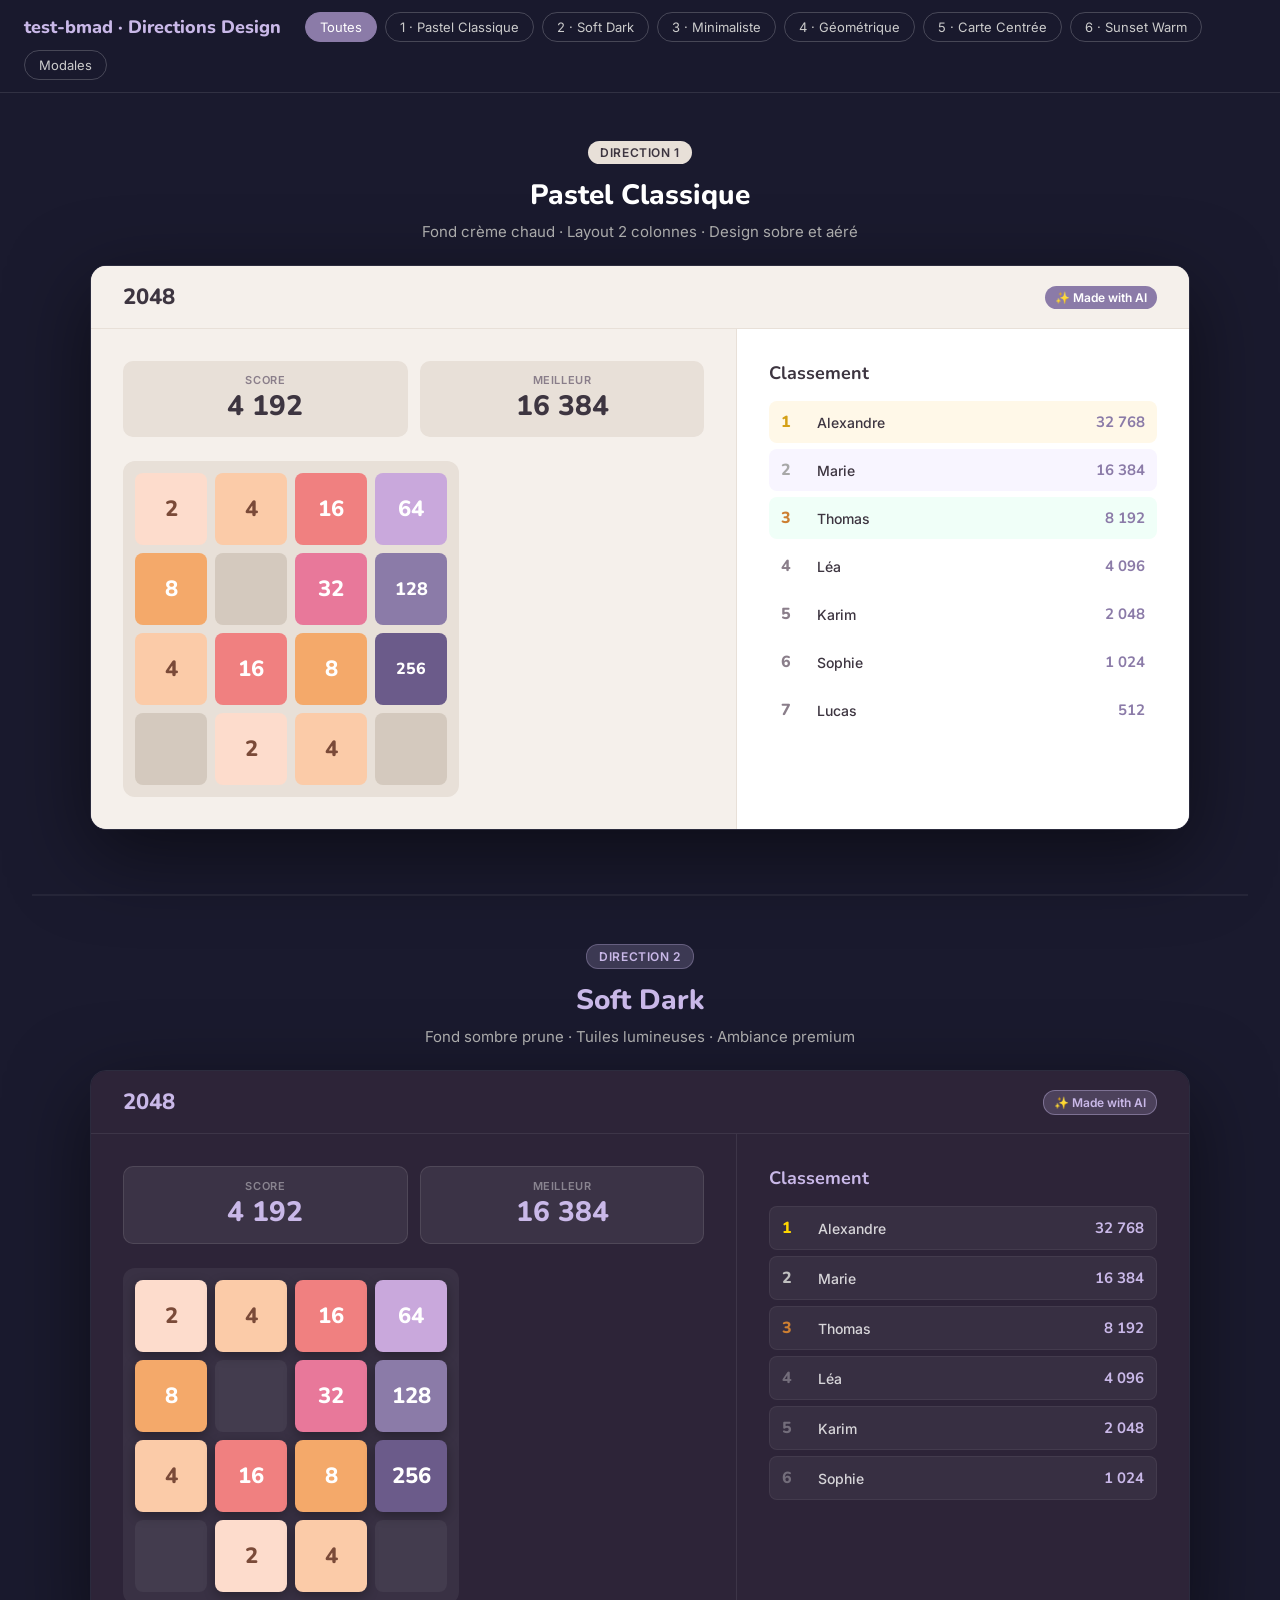
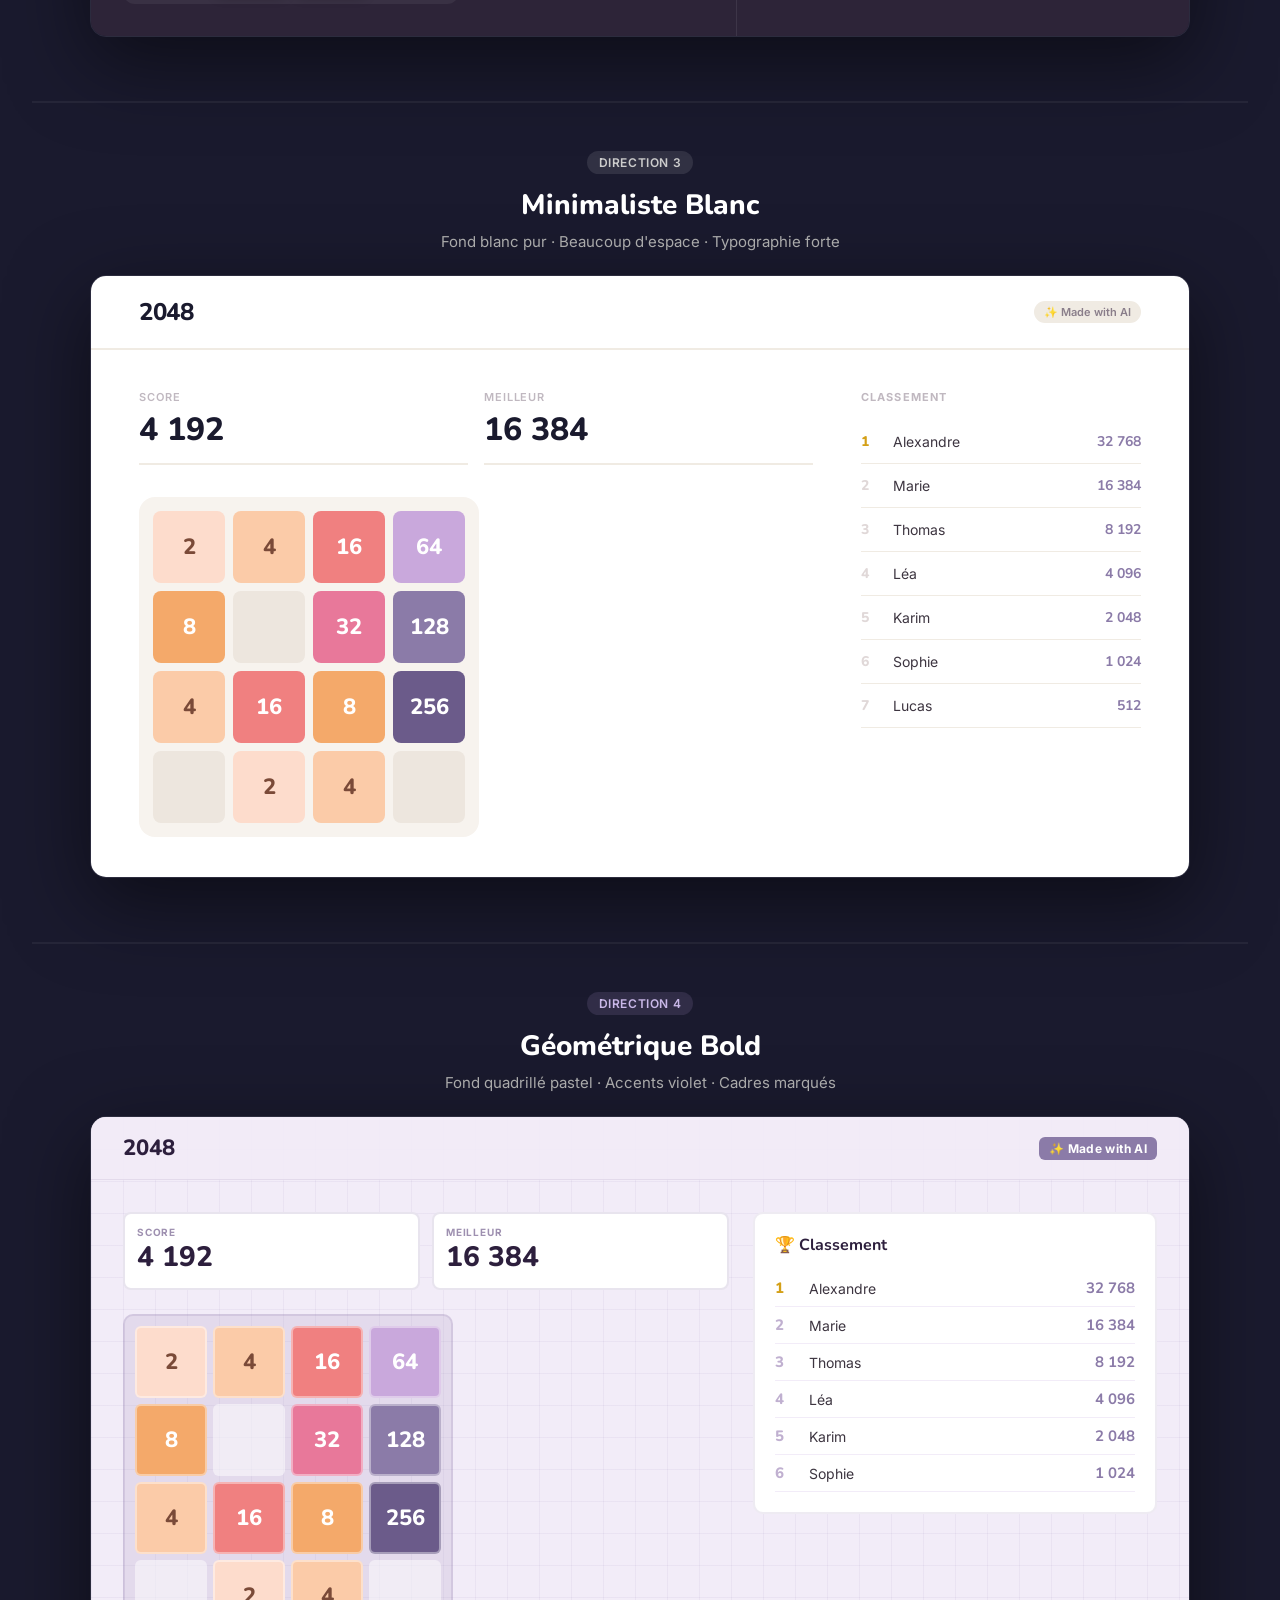
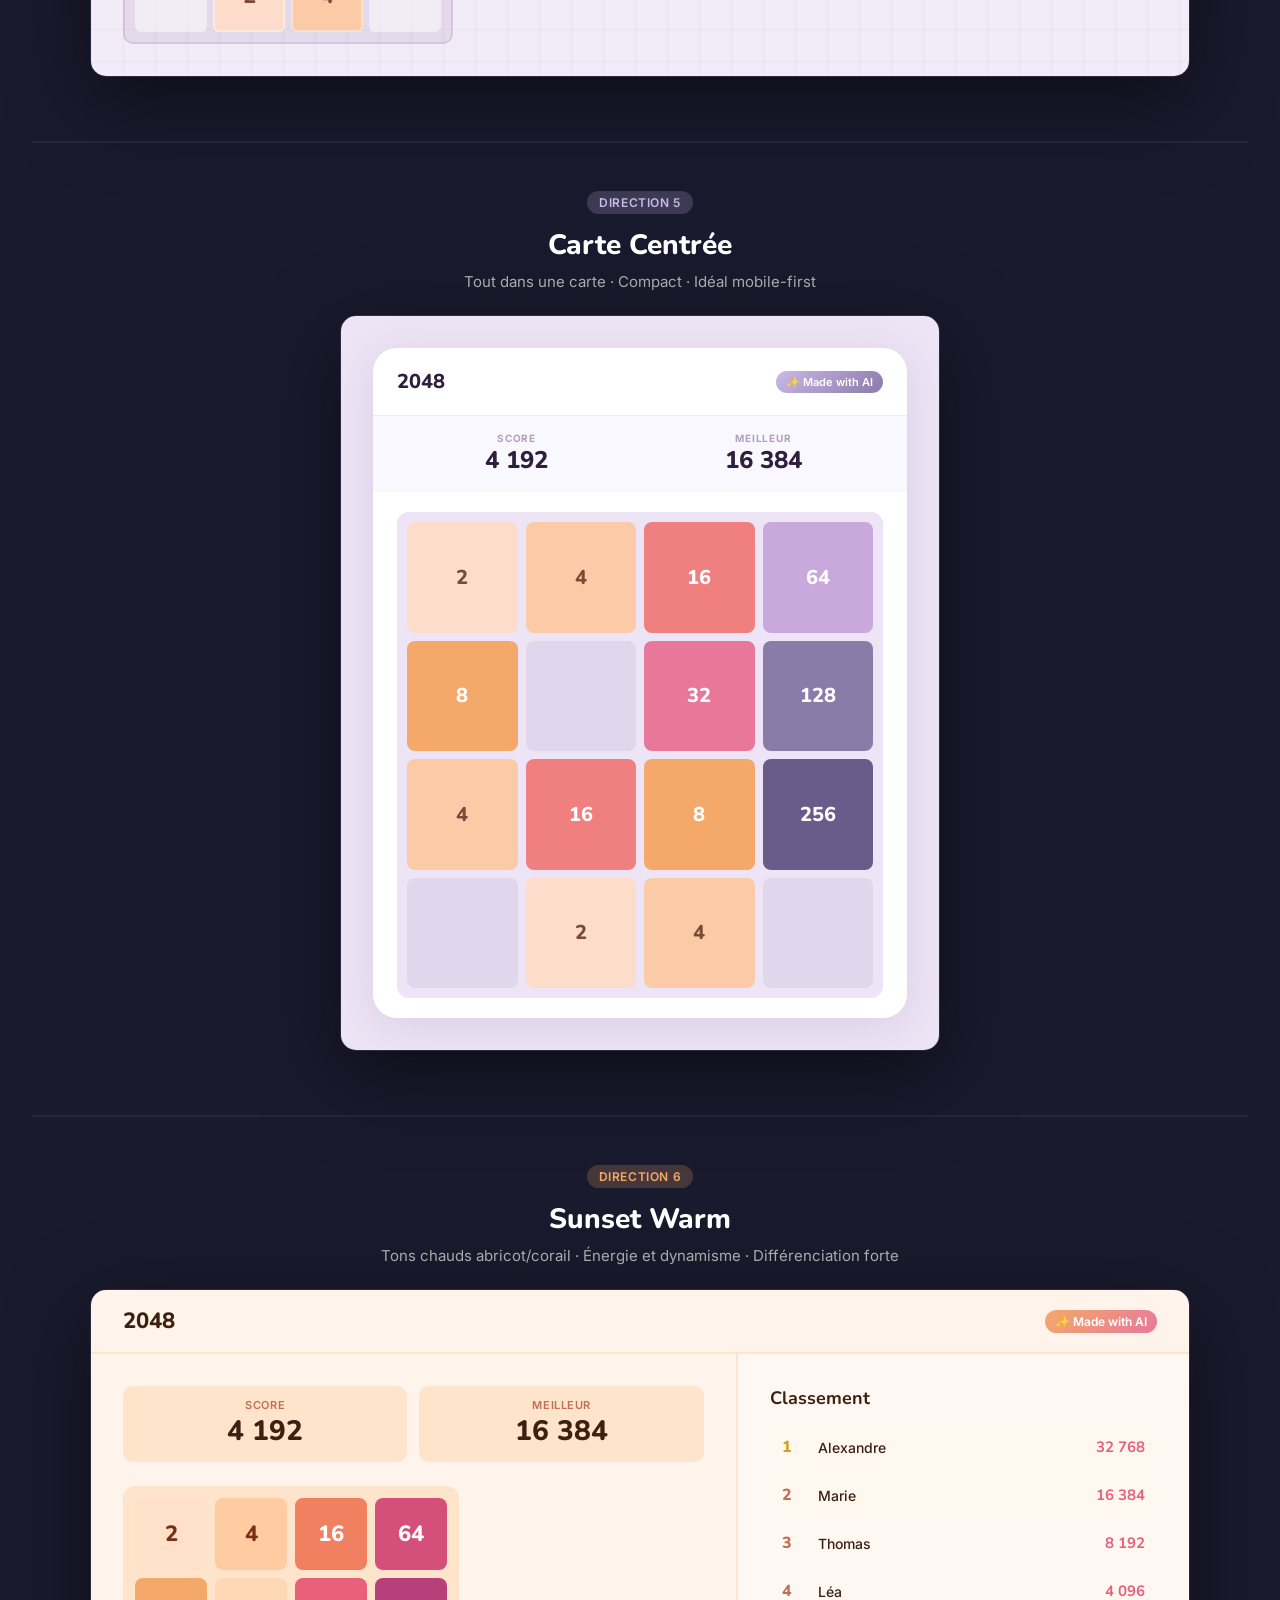
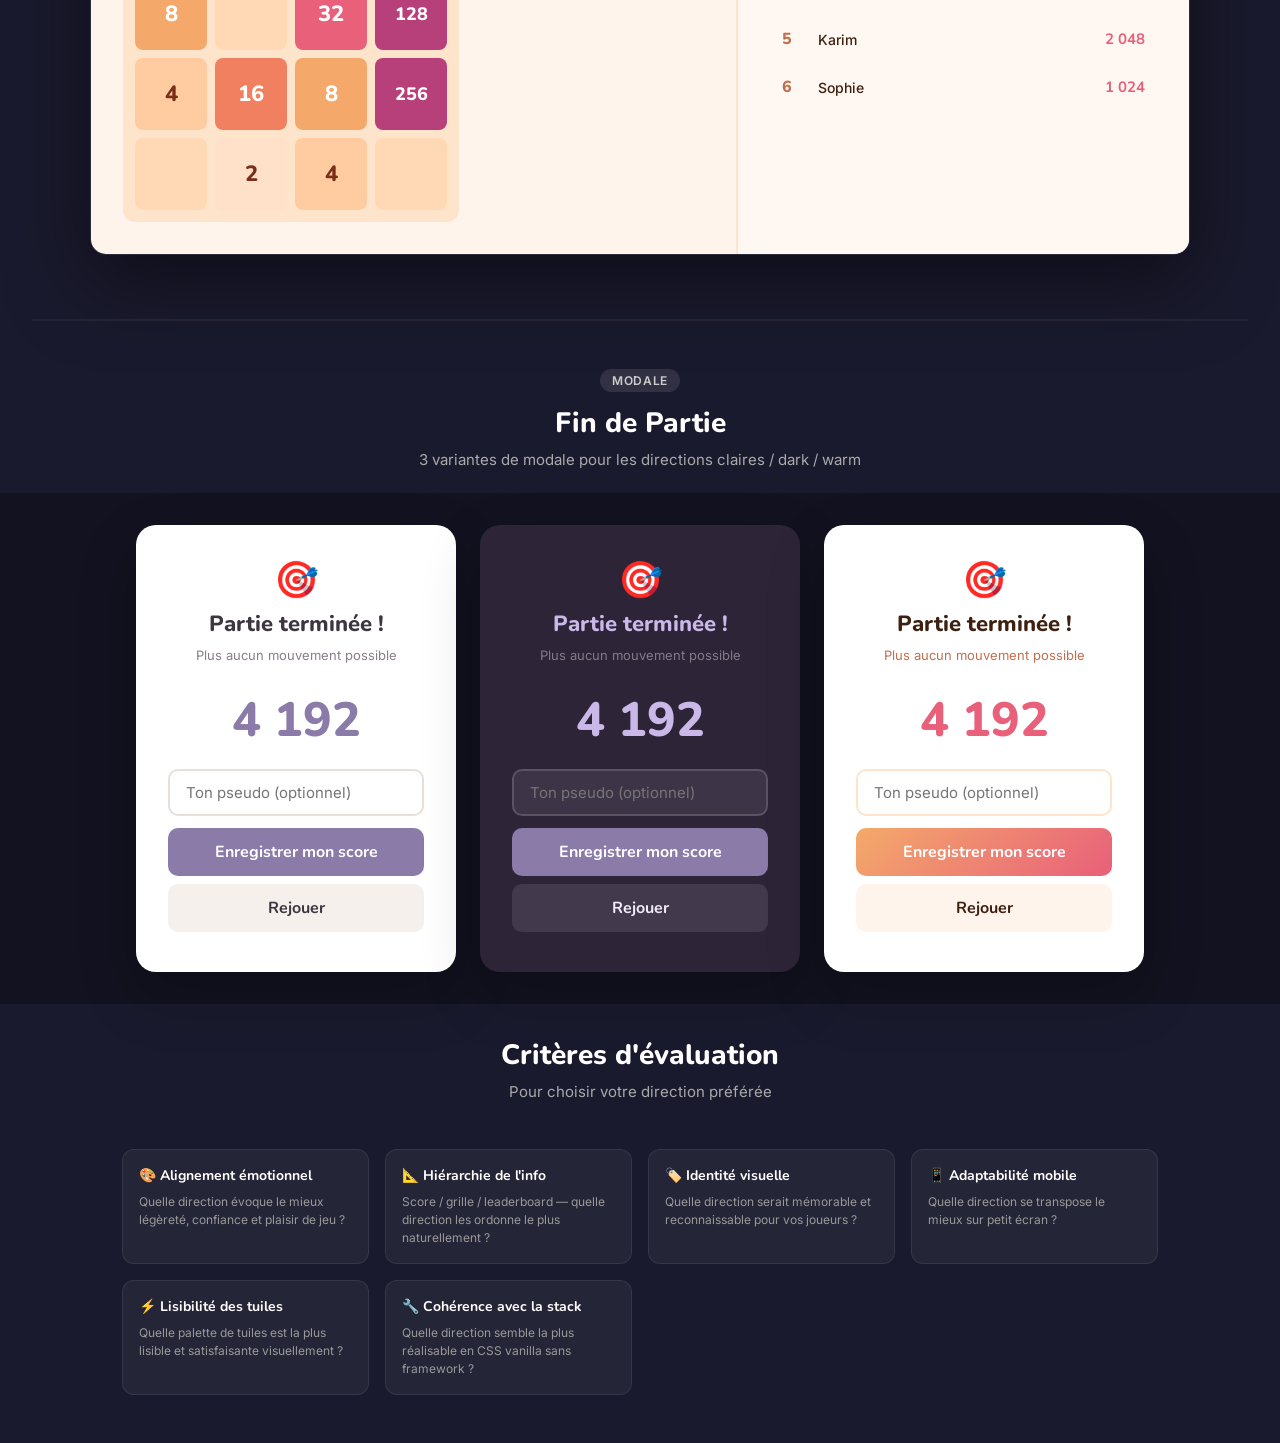
<file: _bmad-output/planning-artifacts/ux-design-directions.html>
<!DOCTYPE html>
<html lang="fr">
<head>
<meta charset="UTF-8">
<meta name="viewport" content="width=device-width, initial-scale=1.0">
<title>test-bmad — Directions de Design</title>
<link href="https://fonts.googleapis.com/css2?family=Nunito:wght@400;600;700;800&family=Inter:wght@400;500;600&display=swap" rel="stylesheet">
<style>
  * { box-sizing: border-box; margin: 0; padding: 0; }

  body {
    font-family: 'Inter', system-ui, sans-serif;
    background: #1a1a2e;
    color: #fff;
    min-height: 100vh;
  }

  /* ─── NAV ─── */
  .nav {
    position: sticky; top: 0; z-index: 100;
    background: rgba(26,26,46,0.95);
    backdrop-filter: blur(8px);
    padding: 12px 24px;
    display: flex; gap: 8px; flex-wrap: wrap; align-items: center;
    border-bottom: 1px solid rgba(255,255,255,0.1);
  }
  .nav-title { font-family: 'Nunito', sans-serif; font-weight: 800; font-size: 18px; margin-right: 16px; color: #c9b8e8; }
  .nav-btn {
    padding: 6px 14px; border-radius: 20px; border: 1px solid rgba(255,255,255,0.2);
    background: transparent; color: #ccc; cursor: pointer; font-size: 13px; font-family: inherit;
    transition: all 0.2s;
  }
  .nav-btn:hover, .nav-btn.active { background: #8B7BA8; border-color: #8B7BA8; color: #fff; }

  /* ─── SECTION HEADERS ─── */
  .section-header {
    padding: 48px 32px 24px;
    text-align: center;
  }
  .section-header h2 { font-family: 'Nunito', sans-serif; font-size: 28px; font-weight: 800; margin-bottom: 8px; }
  .section-header p { color: #aaa; font-size: 15px; }
  .direction-badge {
    display: inline-block; padding: 4px 12px; border-radius: 12px;
    font-size: 12px; font-weight: 600; margin-bottom: 12px; letter-spacing: 0.05em; text-transform: uppercase;
  }

  /* ─── MOCKUP WRAPPER ─── */
  .mockup-section { padding: 0 32px 64px; }
  .mockup-frame {
    max-width: 1100px; margin: 0 auto;
    border-radius: 16px; overflow: hidden;
    box-shadow: 0 24px 80px rgba(0,0,0,0.5);
    border: 1px solid rgba(255,255,255,0.08);
  }

  /* ═══════════════════════════════════════════
     DIRECTION 1 — "Pastel Classique"
     Layout 2 colonnes, sobre et aéré
  ═══════════════════════════════════════════ */
  .d1 { background: #F5F0EB; color: #3D3540; }
  .d1-header {
    background: #F5F0EB;
    padding: 16px 32px;
    display: flex; align-items: center; justify-content: space-between;
    border-bottom: 1px solid #E8E0D8;
  }
  .d1-logo { font-family: 'Nunito', sans-serif; font-weight: 800; font-size: 22px; color: #3D3540; }
  .d1-badge {
    font-size: 12px; background: #8B7BA8; color: #fff;
    padding: 4px 10px; border-radius: 12px; font-weight: 600;
  }
  .d1-body { display: flex; }
  .d1-game { flex: 3; padding: 32px; background: #F5F0EB; }
  .d1-sidebar { flex: 2; padding: 32px; background: #fff; border-left: 1px solid #E8E0D8; }

  .d1-score-row { display: flex; gap: 12px; margin-bottom: 24px; }
  .d1-score-box {
    flex: 1; background: #E8E0D8; border-radius: 10px;
    padding: 12px; text-align: center;
  }
  .d1-score-label { font-size: 11px; color: #8A7E8A; font-weight: 600; text-transform: uppercase; letter-spacing: 0.05em; }
  .d1-score-val { font-family: 'Nunito', sans-serif; font-size: 28px; font-weight: 800; color: #3D3540; }

  .d1-grid-wrap { background: #E8E0D8; border-radius: 12px; padding: 12px; display: inline-block; }
  .d1-grid { display: grid; grid-template-columns: repeat(4,72px); grid-template-rows: repeat(4,72px); gap: 8px; }
  .d1-cell {
    width: 72px; height: 72px; border-radius: 8px;
    display: flex; align-items: center; justify-content: center;
    font-family: 'Nunito', sans-serif; font-weight: 800; font-size: 22px;
  }
  .c-empty { background: #D4C9BE; }
  .c-2   { background: #FDDCCC; color: #7a4a38; }
  .c-4   { background: #FBCBA8; color: #7a4a38; }
  .c-8   { background: #F4A96A; color: #fff; }
  .c-16  { background: #F08080; color: #fff; }
  .c-32  { background: #E8789A; color: #fff; }
  .c-64  { background: #C9A8DC; color: #fff; }
  .c-128 { background: #8B7BA8; color: #fff; font-size: 18px; }
  .c-256 { background: #6B5B8A; color: #fff; font-size: 16px; }

  .d1-sidebar h3 { font-family: 'Nunito', sans-serif; font-size: 18px; font-weight: 700; margin-bottom: 16px; color: #3D3540; }
  .d1-leaderboard { list-style: none; }
  .d1-lb-row {
    display: flex; align-items: center; gap: 12px;
    padding: 10px 12px; border-radius: 8px; margin-bottom: 6px;
  }
  .d1-lb-row:nth-child(1) { background: #FFF8E8; }
  .d1-lb-row:nth-child(2) { background: #F8F5FF; }
  .d1-lb-row:nth-child(3) { background: #F0FFF8; }
  .d1-lb-row:hover { background: #F5F0EB; }
  .d1-rank { font-family: 'Nunito', sans-serif; font-weight: 800; font-size: 16px; width: 24px; color: #8A7E8A; }
  .d1-rank.gold { color: #D4A017; }
  .d1-rank.silver { color: #A8A8A8; }
  .d1-rank.bronze { color: #CD7F32; }
  .d1-name { flex: 1; font-size: 14px; font-weight: 500; color: #3D3540; }
  .d1-pts { font-family: 'Nunito', sans-serif; font-weight: 700; font-size: 15px; color: #8B7BA8; }

  /* ═══════════════════════════════════════════
     DIRECTION 2 — "Soft Dark"
     Fond sombre doux, tuiles lumineuses
  ═══════════════════════════════════════════ */
  .d2 { background: #2D2438; color: #F0EBF8; }
  .d2-header {
    padding: 16px 32px;
    display: flex; align-items: center; justify-content: space-between;
    border-bottom: 1px solid rgba(255,255,255,0.08);
  }
  .d2-logo { font-family: 'Nunito', sans-serif; font-weight: 800; font-size: 22px; color: #C9B8E8; }
  .d2-badge { font-size: 12px; background: rgba(201,184,232,0.2); color: #C9B8E8; border: 1px solid rgba(201,184,232,0.4); padding: 4px 10px; border-radius: 12px; font-weight: 600; }
  .d2-body { display: flex; }
  .d2-game { flex: 3; padding: 32px; }
  .d2-sidebar { flex: 2; padding: 32px; border-left: 1px solid rgba(255,255,255,0.08); }

  .d2-score-row { display: flex; gap: 12px; margin-bottom: 24px; }
  .d2-score-box { flex: 1; background: rgba(255,255,255,0.07); border-radius: 10px; padding: 12px; text-align: center; border: 1px solid rgba(255,255,255,0.1); }
  .d2-score-label { font-size: 11px; color: rgba(255,255,255,0.4); font-weight: 600; text-transform: uppercase; letter-spacing: 0.05em; }
  .d2-score-val { font-family: 'Nunito', sans-serif; font-size: 28px; font-weight: 800; color: #C9B8E8; }

  .d2-grid-wrap { background: rgba(255,255,255,0.06); border-radius: 12px; padding: 12px; display: inline-block; }
  .d2-grid { display: grid; grid-template-columns: repeat(4,72px); grid-template-rows: repeat(4,72px); gap: 8px; }
  .d2c-empty { background: rgba(255,255,255,0.05); border-radius: 8px; width: 72px; height: 72px; }
  .d2-cell {
    width: 72px; height: 72px; border-radius: 8px;
    display: flex; align-items: center; justify-content: center;
    font-family: 'Nunito', sans-serif; font-weight: 800; font-size: 22px;
    box-shadow: 0 4px 12px rgba(0,0,0,0.3);
  }

  .d2-sidebar h3 { font-family: 'Nunito', sans-serif; font-size: 18px; font-weight: 700; margin-bottom: 16px; color: #C9B8E8; }
  .d2-lb-row {
    display: flex; align-items: center; gap: 12px;
    padding: 10px 12px; border-radius: 8px; margin-bottom: 6px;
    background: rgba(255,255,255,0.05); border: 1px solid rgba(255,255,255,0.06);
  }
  .d2-rank { font-family: 'Nunito', sans-serif; font-weight: 800; font-size: 16px; width: 24px; color: rgba(255,255,255,0.3); }
  .d2-rank.gold { color: #FFD700; }
  .d2-rank.silver { color: #C0C0C0; }
  .d2-rank.bronze { color: #CD7F32; }
  .d2-name { flex: 1; font-size: 14px; font-weight: 500; color: rgba(255,255,255,0.8); }
  .d2-pts { font-family: 'Nunito', sans-serif; font-weight: 700; font-size: 15px; color: #C9B8E8; }

  /* ═══════════════════════════════════════════
     DIRECTION 3 — "Minimaliste Blanc"
     Ultra-épuré, beaucoup d'espace
  ═══════════════════════════════════════════ */
  .d3 { background: #FFFFFF; color: #1a1a2e; }
  .d3-header {
    padding: 20px 48px;
    display: flex; align-items: center; justify-content: space-between;
    border-bottom: 2px solid #F0EBE3;
  }
  .d3-logo { font-family: 'Nunito', sans-serif; font-weight: 800; font-size: 24px; color: #1a1a2e; letter-spacing: -0.02em; }
  .d3-badge { font-size: 11px; background: #F0EBE3; color: #8A7E8A; padding: 4px 10px; border-radius: 20px; font-weight: 600; }
  .d3-body { display: flex; padding: 40px 48px; gap: 48px; }
  .d3-game { flex: 1; }
  .d3-sidebar { width: 280px; }

  .d3-score-row { display: flex; gap: 16px; margin-bottom: 32px; }
  .d3-score-box { flex: 1; border-bottom: 2px solid #F0EBE3; padding-bottom: 12px; }
  .d3-score-label { font-size: 11px; color: #C0B8C0; font-weight: 600; text-transform: uppercase; letter-spacing: 0.08em; margin-bottom: 4px; }
  .d3-score-val { font-family: 'Nunito', sans-serif; font-size: 32px; font-weight: 800; color: #1a1a2e; }

  .d3-grid-wrap { background: #F7F3EE; border-radius: 16px; padding: 14px; display: inline-block; }
  .d3-grid { display: grid; grid-template-columns: repeat(4,72px); grid-template-rows: repeat(4,72px); gap: 8px; }
  .d3c-empty { background: #EDE6DE; border-radius: 8px; width: 72px; height: 72px; }
  .d3-cell {
    width: 72px; height: 72px; border-radius: 8px;
    display: flex; align-items: center; justify-content: center;
    font-family: 'Nunito', sans-serif; font-weight: 800; font-size: 22px;
  }

  .d3-sidebar h3 { font-size: 11px; font-weight: 700; text-transform: uppercase; letter-spacing: 0.1em; color: #C0B8C0; margin-bottom: 16px; }
  .d3-lb-row { display: flex; align-items: center; gap: 12px; padding: 12px 0; border-bottom: 1px solid #F0EBE3; }
  .d3-rank { font-family: 'Nunito', sans-serif; font-weight: 800; font-size: 14px; width: 20px; color: #E0D8D8; }
  .d3-rank.gold { color: #D4A017; }
  .d3-name { flex: 1; font-size: 14px; color: #3D3540; }
  .d3-pts { font-family: 'Nunito', sans-serif; font-weight: 700; font-size: 14px; color: #8B7BA8; }

  /* ═══════════════════════════════════════════
     DIRECTION 4 — "Géométrique Bold"
     Fond avec motifs géométriques visibles
  ═══════════════════════════════════════════ */
  .d4 {
    background-color: #F2ECF8;
    background-image:
      linear-gradient(rgba(139,123,168,0.08) 1px, transparent 1px),
      linear-gradient(90deg, rgba(139,123,168,0.08) 1px, transparent 1px);
    background-size: 32px 32px;
    color: #2D1F3D;
  }
  .d4-header {
    padding: 16px 32px;
    display: flex; align-items: center; justify-content: space-between;
    background: rgba(242,236,248,0.9);
    border-bottom: 1px solid rgba(139,123,168,0.15);
  }
  .d4-logo { font-family: 'Nunito', sans-serif; font-weight: 800; font-size: 22px; color: #2D1F3D; }
  .d4-badge { font-size: 12px; background: #8B7BA8; color: #fff; padding: 4px 10px; border-radius: 6px; font-weight: 700; letter-spacing: 0.03em; }
  .d4-body { display: flex; padding: 32px; gap: 24px; }
  .d4-game { flex: 3; }
  .d4-sidebar { flex: 2; }

  .d4-score-row { display: flex; gap: 12px; margin-bottom: 24px; }
  .d4-score-box { flex: 1; background: #fff; border-radius: 8px; padding: 12px; border: 2px solid rgba(139,123,168,0.2); }
  .d4-score-label { font-size: 10px; color: #9E90B0; font-weight: 700; text-transform: uppercase; letter-spacing: 0.08em; }
  .d4-score-val { font-family: 'Nunito', sans-serif; font-size: 28px; font-weight: 800; color: #2D1F3D; }

  .d4-grid-wrap { background: rgba(139,123,168,0.15); border-radius: 10px; padding: 10px; display: inline-block; border: 2px solid rgba(139,123,168,0.2); }
  .d4-grid { display: grid; grid-template-columns: repeat(4,72px); grid-template-rows: repeat(4,72px); gap: 6px; }
  .d4c-empty { background: rgba(255,255,255,0.5); border-radius: 6px; width: 72px; height: 72px; }
  .d4-cell {
    width: 72px; height: 72px; border-radius: 6px;
    display: flex; align-items: center; justify-content: center;
    font-family: 'Nunito', sans-serif; font-weight: 800; font-size: 22px;
    border: 2px solid rgba(255,255,255,0.4);
  }

  .d4-sidebar-card { background: #fff; border-radius: 10px; padding: 20px; border: 2px solid rgba(139,123,168,0.15); }
  .d4-sidebar-card h3 { font-family: 'Nunito', sans-serif; font-size: 16px; font-weight: 700; margin-bottom: 14px; color: #2D1F3D; display: flex; align-items: center; gap: 8px; }
  .d4-lb-row { display: flex; align-items: center; gap: 10px; padding: 8px 0; border-bottom: 1px solid #F2ECF8; }
  .d4-rank { font-family: 'Nunito', sans-serif; font-weight: 800; font-size: 15px; width: 24px; color: #C0B0D0; }
  .d4-rank.gold { color: #D4A017; }
  .d4-name { flex: 1; font-size: 14px; color: #3D3540; }
  .d4-pts { font-family: 'Nunito', sans-serif; font-weight: 700; font-size: 15px; color: #8B7BA8; }

  /* ═══════════════════════════════════════════
     DIRECTION 5 — "Carte Centrée"
     Tout dans une carte centrale, compact
  ═══════════════════════════════════════════ */
  .d5 { background: #EDE4F5; color: #2D1F3D; padding: 32px; }
  .d5-card {
    background: #fff; border-radius: 24px; overflow: hidden;
    box-shadow: 0 8px 40px rgba(139,123,168,0.2);
    max-width: 560px; margin: 0 auto;
  }
  .d5-header { padding: 20px 24px; display: flex; justify-content: space-between; align-items: center; border-bottom: 1px solid #F0EBF8; }
  .d5-logo { font-family: 'Nunito', sans-serif; font-weight: 800; font-size: 20px; color: #2D1F3D; }
  .d5-badge { font-size: 11px; background: linear-gradient(135deg, #C9B8E8, #8B7BA8); color: #fff; padding: 4px 10px; border-radius: 20px; font-weight: 600; }
  .d5-scores { display: flex; padding: 16px 24px; gap: 8px; background: #FAF8FF; }
  .d5-score-box { flex: 1; text-align: center; }
  .d5-score-label { font-size: 10px; color: #B0A0C0; font-weight: 700; text-transform: uppercase; letter-spacing: 0.08em; }
  .d5-score-val { font-family: 'Nunito', sans-serif; font-size: 24px; font-weight: 800; color: #2D1F3D; }
  .d5-game { padding: 20px 24px; }
  .d5-grid-wrap { background: #EDE4F5; border-radius: 12px; padding: 10px; }
  .d5-grid { display: grid; grid-template-columns: repeat(4,1fr); gap: 8px; }
  .d5c-empty { background: rgba(139,123,168,0.12); border-radius: 8px; aspect-ratio: 1; display: flex; align-items: center; justify-content: center; }
  .d5-cell {
    aspect-ratio: 1; border-radius: 8px;
    display: flex; align-items: center; justify-content: center;
    font-family: 'Nunito', sans-serif; font-weight: 800; font-size: 20px;
  }

  /* ═══════════════════════════════════════════
     DIRECTION 6 — "Sunset Warm"
     Tons chauds abricot/corail/or
  ═══════════════════════════════════════════ */
  .d6 { background: #FFF4EC; color: #3D2010; }
  .d6-header {
    padding: 16px 32px;
    display: flex; align-items: center; justify-content: space-between;
    border-bottom: 2px solid #FFE4CC;
  }
  .d6-logo { font-family: 'Nunito', sans-serif; font-weight: 800; font-size: 22px; color: #3D2010; }
  .d6-badge { font-size: 12px; background: linear-gradient(135deg, #F4A96A, #E8789A); color: #fff; padding: 4px 10px; border-radius: 12px; font-weight: 600; }
  .d6-body { display: flex; }
  .d6-game { flex: 3; padding: 32px; }
  .d6-sidebar { flex: 2; padding: 32px; background: #fff8f2; border-left: 2px solid #FFE4CC; }

  .d6-score-row { display: flex; gap: 12px; margin-bottom: 24px; }
  .d6-score-box { flex: 1; background: #FFE4CC; border-radius: 10px; padding: 12px; text-align: center; }
  .d6-score-label { font-size: 11px; color: #C07050; font-weight: 600; text-transform: uppercase; letter-spacing: 0.05em; }
  .d6-score-val { font-family: 'Nunito', sans-serif; font-size: 28px; font-weight: 800; color: #3D2010; }

  .d6-grid-wrap { background: #FFE4CC; border-radius: 12px; padding: 12px; display: inline-block; }
  .d6-grid { display: grid; grid-template-columns: repeat(4,72px); grid-template-rows: repeat(4,72px); gap: 8px; }
  .d6c-empty { background: #FFD0A8; border-radius: 8px; width: 72px; height: 72px; opacity: 0.6; }
  .d6-cell {
    width: 72px; height: 72px; border-radius: 8px;
    display: flex; align-items: center; justify-content: center;
    font-family: 'Nunito', sans-serif; font-weight: 800; font-size: 22px;
  }
  .d6c-2  { background: #FFE0C8; color: #7a3018; }
  .d6c-4  { background: #FFCBA0; color: #7a3018; }
  .d6c-8  { background: #F4A96A; color: #fff; }
  .d6c-16 { background: #F08060; color: #fff; }
  .d6c-32 { background: #E8607A; color: #fff; }
  .d6c-64 { background: #D4507A; color: #fff; }
  .d6c-128{ background: #B8407A; color: #fff; font-size: 18px; }

  .d6-sidebar h3 { font-family: 'Nunito', sans-serif; font-size: 18px; font-weight: 700; margin-bottom: 16px; color: #3D2010; }
  .d6-lb-row { display: flex; align-items: center; gap: 12px; padding: 10px 12px; border-radius: 8px; margin-bottom: 6px; }
  .d6-lb-row:nth-child(1) { background: linear-gradient(135deg, #FFF4DC, #FFE8C0); }
  .d6-lb-row:nth-child(2) { background: #FFF8F0; }
  .d6-lb-row:nth-child(3) { background: #FFF8F0; }
  .d6-rank { font-family: 'Nunito', sans-serif; font-weight: 800; font-size: 16px; width: 24px; color: #C07050; }
  .d6-rank.gold { color: #D4A017; }
  .d6-name { flex: 1; font-size: 14px; font-weight: 500; color: #3D2010; }
  .d6-pts { font-family: 'Nunito', sans-serif; font-weight: 700; font-size: 15px; color: #E8607A; }

  /* ═══════════════════════════════════════════
     MODALE FIN DE PARTIE (commune)
  ═══════════════════════════════════════════ */
  .modal-demo { padding: 32px; background: rgba(0,0,0,0.3); display: flex; justify-content: center; gap: 24px; flex-wrap: wrap; }
  .modal-card {
    background: #fff; border-radius: 20px; padding: 32px;
    width: 320px; text-align: center;
    box-shadow: 0 24px 60px rgba(0,0,0,0.2);
  }
  .modal-card h3 { font-family: 'Nunito', sans-serif; font-size: 22px; font-weight: 800; margin-bottom: 8px; }
  .modal-score { font-family: 'Nunito', sans-serif; font-size: 48px; font-weight: 800; margin: 16px 0; }
  .modal-input {
    width: 100%; padding: 12px 16px; border: 2px solid #E8E0D8;
    border-radius: 10px; font-size: 15px; font-family: inherit;
    color: #3D3540; outline: none; margin-bottom: 12px;
  }
  .modal-input:focus { border-color: #8B7BA8; }
  .modal-btn {
    width: 100%; padding: 13px; border-radius: 10px; border: none;
    font-family: 'Nunito', sans-serif; font-size: 16px; font-weight: 700;
    cursor: pointer; margin-bottom: 8px; transition: opacity 0.2s;
  }
  .modal-btn:hover { opacity: 0.9; }
  .modal-btn-primary { background: #8B7BA8; color: #fff; }
  .modal-btn-secondary { background: #F5F0EB; color: #3D3540; }
  .modal-subtitle { color: #8A7E8A; font-size: 13px; margin-bottom: 24px; }

  .modal-card-dark { background: #2D2438; color: #F0EBF8; }
  .modal-card-dark .modal-input { background: rgba(255,255,255,0.08); border-color: rgba(255,255,255,0.15); color: #F0EBF8; }
  .modal-card-dark .modal-btn-secondary { background: rgba(255,255,255,0.1); color: #F0EBF8; }
  .modal-card-dark .modal-subtitle { color: rgba(255,255,255,0.4); }

  .modal-card-warm { }
  .modal-card-warm .modal-score { color: #E8607A; }
  .modal-card-warm .modal-btn-primary { background: linear-gradient(135deg, #F4A96A, #E8607A); }
  .modal-card-warm .modal-input:focus { border-color: #F4A96A; }

  /* ─── SEPARATORS ─── */
  .sep { height: 2px; background: rgba(255,255,255,0.05); margin: 0 32px; }

  /* ─── EVALUATION GRID ─── */
  .eval-grid { display: grid; grid-template-columns: repeat(auto-fit, minmax(200px, 1fr)); gap: 16px; padding: 24px 32px 48px; max-width: 1100px; margin: 0 auto; }
  .eval-card {
    background: rgba(255,255,255,0.05); border-radius: 12px; padding: 16px;
    border: 1px solid rgba(255,255,255,0.08);
  }
  .eval-card h4 { font-family: 'Nunito', sans-serif; font-size: 14px; font-weight: 700; margin-bottom: 8px; }
  .eval-card p { font-size: 12px; color: #999; line-height: 1.5; }

  /* ─── HIDDEN SECTIONS ─── */
  .direction-section { display: none; }
  .direction-section.visible { display: block; }
</style>
</head>
<body>

<!-- NAVIGATION -->
<nav class="nav">
  <span class="nav-title">test-bmad · Directions Design</span>
  <button class="nav-btn active" onclick="show('all')">Toutes</button>
  <button class="nav-btn" onclick="show('d1')">1 · Pastel Classique</button>
  <button class="nav-btn" onclick="show('d2')">2 · Soft Dark</button>
  <button class="nav-btn" onclick="show('d3')">3 · Minimaliste</button>
  <button class="nav-btn" onclick="show('d4')">4 · Géométrique</button>
  <button class="nav-btn" onclick="show('d5')">5 · Carte Centrée</button>
  <button class="nav-btn" onclick="show('d6')">6 · Sunset Warm</button>
  <button class="nav-btn" onclick="show('modal')">Modales</button>
</nav>

<!-- ═══ DIRECTION 1 ═══ -->
<div class="direction-section visible" id="sec-d1">
  <div class="section-header">
    <span class="direction-badge" style="background:#E8E0D8;color:#3D3540;">Direction 1</span>
    <h2>Pastel Classique</h2>
    <p>Fond crème chaud · Layout 2 colonnes · Design sobre et aéré</p>
  </div>
  <div class="mockup-section">
    <div class="mockup-frame">
      <div class="d1">
        <div class="d1-header">
          <span class="d1-logo">2048</span>
          <span class="d1-badge">✨ Made with AI</span>
        </div>
        <div class="d1-body">
          <div class="d1-game">
            <div class="d1-score-row">
              <div class="d1-score-box"><div class="d1-score-label">Score</div><div class="d1-score-val">4 192</div></div>
              <div class="d1-score-box"><div class="d1-score-label">Meilleur</div><div class="d1-score-val">16 384</div></div>
            </div>
            <div class="d1-grid-wrap">
              <div class="d1-grid">
                <div class="d1-cell c-2">2</div><div class="d1-cell c-4">4</div><div class="d1-cell c-16">16</div><div class="d1-cell c-64">64</div>
                <div class="d1-cell c-8">8</div><div class="d1-cell c-empty"></div><div class="d1-cell c-32">32</div><div class="d1-cell c-128">128</div>
                <div class="d1-cell c-4">4</div><div class="d1-cell c-16">16</div><div class="d1-cell c-8">8</div><div class="d1-cell c-256">256</div>
                <div class="d1-cell c-empty"></div><div class="d1-cell c-2">2</div><div class="d1-cell c-4">4</div><div class="d1-cell c-empty"></div>
              </div>
            </div>
          </div>
          <div class="d1-sidebar">
            <h3>Classement</h3>
            <ul class="d1-leaderboard">
              <li class="d1-lb-row"><span class="d1-rank gold">1</span><span class="d1-name">Alexandre</span><span class="d1-pts">32 768</span></li>
              <li class="d1-lb-row"><span class="d1-rank silver">2</span><span class="d1-name">Marie</span><span class="d1-pts">16 384</span></li>
              <li class="d1-lb-row"><span class="d1-rank bronze">3</span><span class="d1-name">Thomas</span><span class="d1-pts">8 192</span></li>
              <li class="d1-lb-row"><span class="d1-rank">4</span><span class="d1-name">Léa</span><span class="d1-pts">4 096</span></li>
              <li class="d1-lb-row"><span class="d1-rank">5</span><span class="d1-name">Karim</span><span class="d1-pts">2 048</span></li>
              <li class="d1-lb-row"><span class="d1-rank">6</span><span class="d1-name">Sophie</span><span class="d1-pts">1 024</span></li>
              <li class="d1-lb-row"><span class="d1-rank">7</span><span class="d1-name">Lucas</span><span class="d1-pts">512</span></li>
            </ul>
          </div>
        </div>
      </div>
    </div>
  </div>
</div>

<div class="sep"></div>

<!-- ═══ DIRECTION 2 ═══ -->
<div class="direction-section visible" id="sec-d2">
  <div class="section-header">
    <span class="direction-badge" style="background:rgba(201,184,232,0.2);color:#C9B8E8;border:1px solid rgba(201,184,232,0.3);">Direction 2</span>
    <h2 style="color:#C9B8E8;">Soft Dark</h2>
    <p>Fond sombre prune · Tuiles lumineuses · Ambiance premium</p>
  </div>
  <div class="mockup-section">
    <div class="mockup-frame">
      <div class="d2">
        <div class="d2-header">
          <span class="d2-logo">2048</span>
          <span class="d2-badge">✨ Made with AI</span>
        </div>
        <div class="d2-body">
          <div class="d2-game">
            <div class="d2-score-row">
              <div class="d2-score-box"><div class="d2-score-label">Score</div><div class="d2-score-val">4 192</div></div>
              <div class="d2-score-box"><div class="d2-score-label">Meilleur</div><div class="d2-score-val">16 384</div></div>
            </div>
            <div class="d2-grid-wrap">
              <div class="d2-grid">
                <div class="d2-cell c-2">2</div><div class="d2-cell c-4">4</div><div class="d2-cell c-16">16</div><div class="d2-cell c-64">64</div>
                <div class="d2-cell c-8">8</div><div class="d2c-empty"></div><div class="d2-cell c-32">32</div><div class="d2-cell c-128">128</div>
                <div class="d2-cell c-4">4</div><div class="d2-cell c-16">16</div><div class="d2-cell c-8">8</div><div class="d2-cell c-256">256</div>
                <div class="d2c-empty"></div><div class="d2-cell c-2">2</div><div class="d2-cell c-4">4</div><div class="d2c-empty"></div>
              </div>
            </div>
          </div>
          <div class="d2-sidebar">
            <h3>Classement</h3>
            <div class="d2-lb-row"><span class="d2-rank gold">1</span><span class="d2-name">Alexandre</span><span class="d2-pts">32 768</span></div>
            <div class="d2-lb-row"><span class="d2-rank silver">2</span><span class="d2-name">Marie</span><span class="d2-pts">16 384</span></div>
            <div class="d2-lb-row"><span class="d2-rank bronze">3</span><span class="d2-name">Thomas</span><span class="d2-pts">8 192</span></div>
            <div class="d2-lb-row"><span class="d2-rank">4</span><span class="d2-name">Léa</span><span class="d2-pts">4 096</span></div>
            <div class="d2-lb-row"><span class="d2-rank">5</span><span class="d2-name">Karim</span><span class="d2-pts">2 048</span></div>
            <div class="d2-lb-row"><span class="d2-rank">6</span><span class="d2-name">Sophie</span><span class="d2-pts">1 024</span></div>
          </div>
        </div>
      </div>
    </div>
  </div>
</div>

<div class="sep"></div>

<!-- ═══ DIRECTION 3 ═══ -->
<div class="direction-section visible" id="sec-d3">
  <div class="section-header">
    <span class="direction-badge" style="background:rgba(255,255,255,0.1);color:#ccc;">Direction 3</span>
    <h2>Minimaliste Blanc</h2>
    <p>Fond blanc pur · Beaucoup d'espace · Typographie forte</p>
  </div>
  <div class="mockup-section">
    <div class="mockup-frame">
      <div class="d3">
        <div class="d3-header">
          <span class="d3-logo">2048</span>
          <span class="d3-badge">✨ Made with AI</span>
        </div>
        <div class="d3-body">
          <div class="d3-game">
            <div class="d3-score-row">
              <div class="d3-score-box"><div class="d3-score-label">Score</div><div class="d3-score-val">4 192</div></div>
              <div class="d3-score-box"><div class="d3-score-label">Meilleur</div><div class="d3-score-val">16 384</div></div>
            </div>
            <div class="d3-grid-wrap">
              <div class="d3-grid">
                <div class="d3-cell c-2">2</div><div class="d3-cell c-4">4</div><div class="d3-cell c-16">16</div><div class="d3-cell c-64">64</div>
                <div class="d3-cell c-8">8</div><div class="d3c-empty"></div><div class="d3-cell c-32">32</div><div class="d3-cell c-128">128</div>
                <div class="d3-cell c-4">4</div><div class="d3-cell c-16">16</div><div class="d3-cell c-8">8</div><div class="d3-cell c-256">256</div>
                <div class="d3c-empty"></div><div class="d3-cell c-2">2</div><div class="d3-cell c-4">4</div><div class="d3c-empty"></div>
              </div>
            </div>
          </div>
          <div class="d3-sidebar">
            <h3>Classement</h3>
            <div class="d3-lb-row"><span class="d3-rank gold">1</span><span class="d3-name">Alexandre</span><span class="d3-pts">32 768</span></div>
            <div class="d3-lb-row"><span class="d3-rank silver">2</span><span class="d3-name">Marie</span><span class="d3-pts">16 384</span></div>
            <div class="d3-lb-row"><span class="d3-rank bronze">3</span><span class="d3-name">Thomas</span><span class="d3-pts">8 192</span></div>
            <div class="d3-lb-row"><span class="d3-rank">4</span><span class="d3-name">Léa</span><span class="d3-pts">4 096</span></div>
            <div class="d3-lb-row"><span class="d3-rank">5</span><span class="d3-name">Karim</span><span class="d3-pts">2 048</span></div>
            <div class="d3-lb-row"><span class="d3-rank">6</span><span class="d3-name">Sophie</span><span class="d3-pts">1 024</span></div>
            <div class="d3-lb-row"><span class="d3-rank">7</span><span class="d3-name">Lucas</span><span class="d3-pts">512</span></div>
          </div>
        </div>
      </div>
    </div>
  </div>
</div>

<div class="sep"></div>

<!-- ═══ DIRECTION 4 ═══ -->
<div class="direction-section visible" id="sec-d4">
  <div class="section-header">
    <span class="direction-badge" style="background:rgba(139,123,168,0.2);color:#C9B8E8;">Direction 4</span>
    <h2>Géométrique Bold</h2>
    <p>Fond quadrillé pastel · Accents violet · Cadres marqués</p>
  </div>
  <div class="mockup-section">
    <div class="mockup-frame">
      <div class="d4">
        <div class="d4-header">
          <span class="d4-logo">2048</span>
          <span class="d4-badge">✨ Made with AI</span>
        </div>
        <div class="d4-body">
          <div class="d4-game">
            <div class="d4-score-row">
              <div class="d4-score-box"><div class="d4-score-label">Score</div><div class="d4-score-val">4 192</div></div>
              <div class="d4-score-box"><div class="d4-score-label">Meilleur</div><div class="d4-score-val">16 384</div></div>
            </div>
            <div class="d4-grid-wrap">
              <div class="d4-grid">
                <div class="d4-cell c-2">2</div><div class="d4-cell c-4">4</div><div class="d4-cell c-16">16</div><div class="d4-cell c-64">64</div>
                <div class="d4-cell c-8">8</div><div class="d4c-empty"></div><div class="d4-cell c-32">32</div><div class="d4-cell c-128">128</div>
                <div class="d4-cell c-4">4</div><div class="d4-cell c-16">16</div><div class="d4-cell c-8">8</div><div class="d4-cell c-256">256</div>
                <div class="d4c-empty"></div><div class="d4-cell c-2">2</div><div class="d4-cell c-4">4</div><div class="d4c-empty"></div>
              </div>
            </div>
          </div>
          <div class="d4-sidebar">
            <div class="d4-sidebar-card">
              <h3>🏆 Classement</h3>
              <div class="d4-lb-row"><span class="d4-rank gold">1</span><span class="d4-name">Alexandre</span><span class="d4-pts">32 768</span></div>
              <div class="d4-lb-row"><span class="d4-rank silver">2</span><span class="d4-name">Marie</span><span class="d4-pts">16 384</span></div>
              <div class="d4-lb-row"><span class="d4-rank bronze">3</span><span class="d4-name">Thomas</span><span class="d4-pts">8 192</span></div>
              <div class="d4-lb-row"><span class="d4-rank">4</span><span class="d4-name">Léa</span><span class="d4-pts">4 096</span></div>
              <div class="d4-lb-row"><span class="d4-rank">5</span><span class="d4-name">Karim</span><span class="d4-pts">2 048</span></div>
              <div class="d4-lb-row"><span class="d4-rank">6</span><span class="d4-name">Sophie</span><span class="d4-pts">1 024</span></div>
            </div>
          </div>
        </div>
      </div>
    </div>
  </div>
</div>

<div class="sep"></div>

<!-- ═══ DIRECTION 5 ═══ -->
<div class="direction-section visible" id="sec-d5">
  <div class="section-header">
    <span class="direction-badge" style="background:rgba(201,184,232,0.2);color:#C9B8E8;">Direction 5</span>
    <h2>Carte Centrée</h2>
    <p>Tout dans une carte · Compact · Idéal mobile-first</p>
  </div>
  <div class="mockup-section">
    <div class="mockup-frame" style="max-width:600px;">
      <div class="d5">
        <div class="d5-card">
          <div class="d5-header">
            <span class="d5-logo">2048</span>
            <span class="d5-badge">✨ Made with AI</span>
          </div>
          <div class="d5-scores">
            <div class="d5-score-box"><div class="d5-score-label">Score</div><div class="d5-score-val">4 192</div></div>
            <div class="d5-score-box"><div class="d5-score-label">Meilleur</div><div class="d5-score-val">16 384</div></div>
          </div>
          <div class="d5-game">
            <div class="d5-grid-wrap">
              <div class="d5-grid">
                <div class="d5-cell c-2">2</div><div class="d5-cell c-4">4</div><div class="d5-cell c-16">16</div><div class="d5-cell c-64">64</div>
                <div class="d5-cell c-8">8</div><div class="d5c-empty"></div><div class="d5-cell c-32">32</div><div class="d5-cell c-128">128</div>
                <div class="d5-cell c-4">4</div><div class="d5-cell c-16">16</div><div class="d5-cell c-8">8</div><div class="d5-cell c-256">256</div>
                <div class="d5c-empty"></div><div class="d5-cell c-2">2</div><div class="d5-cell c-4">4</div><div class="d5c-empty"></div>
              </div>
            </div>
          </div>
        </div>
      </div>
    </div>
  </div>
</div>

<div class="sep"></div>

<!-- ═══ DIRECTION 6 ═══ -->
<div class="direction-section visible" id="sec-d6">
  <div class="section-header">
    <span class="direction-badge" style="background:rgba(244,169,106,0.2);color:#F4A96A;">Direction 6</span>
    <h2>Sunset Warm</h2>
    <p>Tons chauds abricot/corail · Énergie et dynamisme · Différenciation forte</p>
  </div>
  <div class="mockup-section">
    <div class="mockup-frame">
      <div class="d6">
        <div class="d6-header">
          <span class="d6-logo">2048</span>
          <span class="d6-badge">✨ Made with AI</span>
        </div>
        <div class="d6-body">
          <div class="d6-game">
            <div class="d6-score-row">
              <div class="d6-score-box"><div class="d6-score-label">Score</div><div class="d6-score-val">4 192</div></div>
              <div class="d6-score-box"><div class="d6-score-label">Meilleur</div><div class="d6-score-val">16 384</div></div>
            </div>
            <div class="d6-grid-wrap">
              <div class="d6-grid">
                <div class="d6-cell d6c-2">2</div><div class="d6-cell d6c-4">4</div><div class="d6-cell d6c-16">16</div><div class="d6-cell d6c-64">64</div>
                <div class="d6-cell d6c-8">8</div><div class="d6c-empty"></div><div class="d6-cell d6c-32">32</div><div class="d6-cell d6c-128">128</div>
                <div class="d6-cell d6c-4">4</div><div class="d6-cell d6c-16">16</div><div class="d6-cell d6c-8">8</div><div class="d6-cell d6c-128">256</div>
                <div class="d6c-empty"></div><div class="d6-cell d6c-2">2</div><div class="d6-cell d6c-4">4</div><div class="d6c-empty"></div>
              </div>
            </div>
          </div>
          <div class="d6-sidebar">
            <h3>Classement</h3>
            <div class="d6-lb-row"><span class="d6-rank gold">1</span><span class="d6-name">Alexandre</span><span class="d6-pts">32 768</span></div>
            <div class="d6-lb-row"><span class="d6-rank silver">2</span><span class="d6-name">Marie</span><span class="d6-pts">16 384</span></div>
            <div class="d6-lb-row"><span class="d6-rank bronze">3</span><span class="d6-name">Thomas</span><span class="d6-pts">8 192</span></div>
            <div class="d6-lb-row"><span class="d6-rank">4</span><span class="d6-name">Léa</span><span class="d6-pts">4 096</span></div>
            <div class="d6-lb-row"><span class="d6-rank">5</span><span class="d6-name">Karim</span><span class="d6-pts">2 048</span></div>
            <div class="d6-lb-row"><span class="d6-rank">6</span><span class="d6-name">Sophie</span><span class="d6-pts">1 024</span></div>
          </div>
        </div>
      </div>
    </div>
  </div>
</div>

<div class="sep"></div>

<!-- ═══ MODALES ═══ -->
<div class="direction-section visible" id="sec-modal">
  <div class="section-header">
    <span class="direction-badge" style="background:rgba(255,255,255,0.1);color:#ccc;">Modale</span>
    <h2>Fin de Partie</h2>
    <p>3 variantes de modale pour les directions claires / dark / warm</p>
  </div>
  <div class="modal-demo">
    <div class="modal-card">
      <div style="font-size:36px;margin-bottom:8px;">🎯</div>
      <h3 style="color:#3D3540;">Partie terminée !</h3>
      <p class="modal-subtitle">Plus aucun mouvement possible</p>
      <div class="modal-score" style="color:#8B7BA8;">4 192</div>
      <input class="modal-input" type="text" placeholder="Ton pseudo (optionnel)">
      <button class="modal-btn modal-btn-primary">Enregistrer mon score</button>
      <button class="modal-btn modal-btn-secondary">Rejouer</button>
    </div>
    <div class="modal-card modal-card-dark">
      <div style="font-size:36px;margin-bottom:8px;">🎯</div>
      <h3 style="color:#C9B8E8;">Partie terminée !</h3>
      <p class="modal-subtitle">Plus aucun mouvement possible</p>
      <div class="modal-score" style="color:#C9B8E8;">4 192</div>
      <input class="modal-input" type="text" placeholder="Ton pseudo (optionnel)">
      <button class="modal-btn" style="background:#8B7BA8;color:#fff;">Enregistrer mon score</button>
      <button class="modal-btn modal-btn-secondary">Rejouer</button>
    </div>
    <div class="modal-card modal-card-warm">
      <div style="font-size:36px;margin-bottom:8px;">🎯</div>
      <h3 style="color:#3D2010;">Partie terminée !</h3>
      <p class="modal-subtitle" style="color:#C07050;">Plus aucun mouvement possible</p>
      <div class="modal-score" style="color:#E8607A;">4 192</div>
      <input class="modal-input" type="text" placeholder="Ton pseudo (optionnel)" style="border-color:#FFE4CC;">
      <button class="modal-btn modal-btn-primary" style="background:linear-gradient(135deg,#F4A96A,#E8607A);">Enregistrer mon score</button>
      <button class="modal-btn modal-btn-secondary" style="background:#FFF4EC;color:#3D2010;">Rejouer</button>
    </div>
  </div>
</div>

<!-- ═══ GRILLE D'ÉVALUATION ═══ -->
<div class="section-header" style="padding-top:32px;">
  <h2>Critères d'évaluation</h2>
  <p>Pour choisir votre direction préférée</p>
</div>
<div class="eval-grid">
  <div class="eval-card"><h4>🎨 Alignement émotionnel</h4><p>Quelle direction évoque le mieux légèreté, confiance et plaisir de jeu ?</p></div>
  <div class="eval-card"><h4>📐 Hiérarchie de l'info</h4><p>Score / grille / leaderboard — quelle direction les ordonne le plus naturellement ?</p></div>
  <div class="eval-card"><h4>🏷️ Identité visuelle</h4><p>Quelle direction serait mémorable et reconnaissable pour vos joueurs ?</p></div>
  <div class="eval-card"><h4>📱 Adaptabilité mobile</h4><p>Quelle direction se transpose le mieux sur petit écran ?</p></div>
  <div class="eval-card"><h4>⚡ Lisibilité des tuiles</h4><p>Quelle palette de tuiles est la plus lisible et satisfaisante visuellement ?</p></div>
  <div class="eval-card"><h4>🔧 Cohérence avec la stack</h4><p>Quelle direction semble la plus réalisable en CSS vanilla sans framework ?</p></div>
</div>

<script>
function show(id) {
  document.querySelectorAll('.nav-btn').forEach(b => b.classList.remove('active'));
  event.target.classList.add('active');

  if (id === 'all') {
    document.querySelectorAll('.direction-section').forEach(s => s.classList.add('visible'));
  } else {
    document.querySelectorAll('.direction-section').forEach(s => s.classList.remove('visible'));
    document.getElementById('sec-' + id).classList.add('visible');
  }
  window.scrollTo({ top: 0, behavior: 'smooth' });
}
</script>
</body>
</html>
</file>
